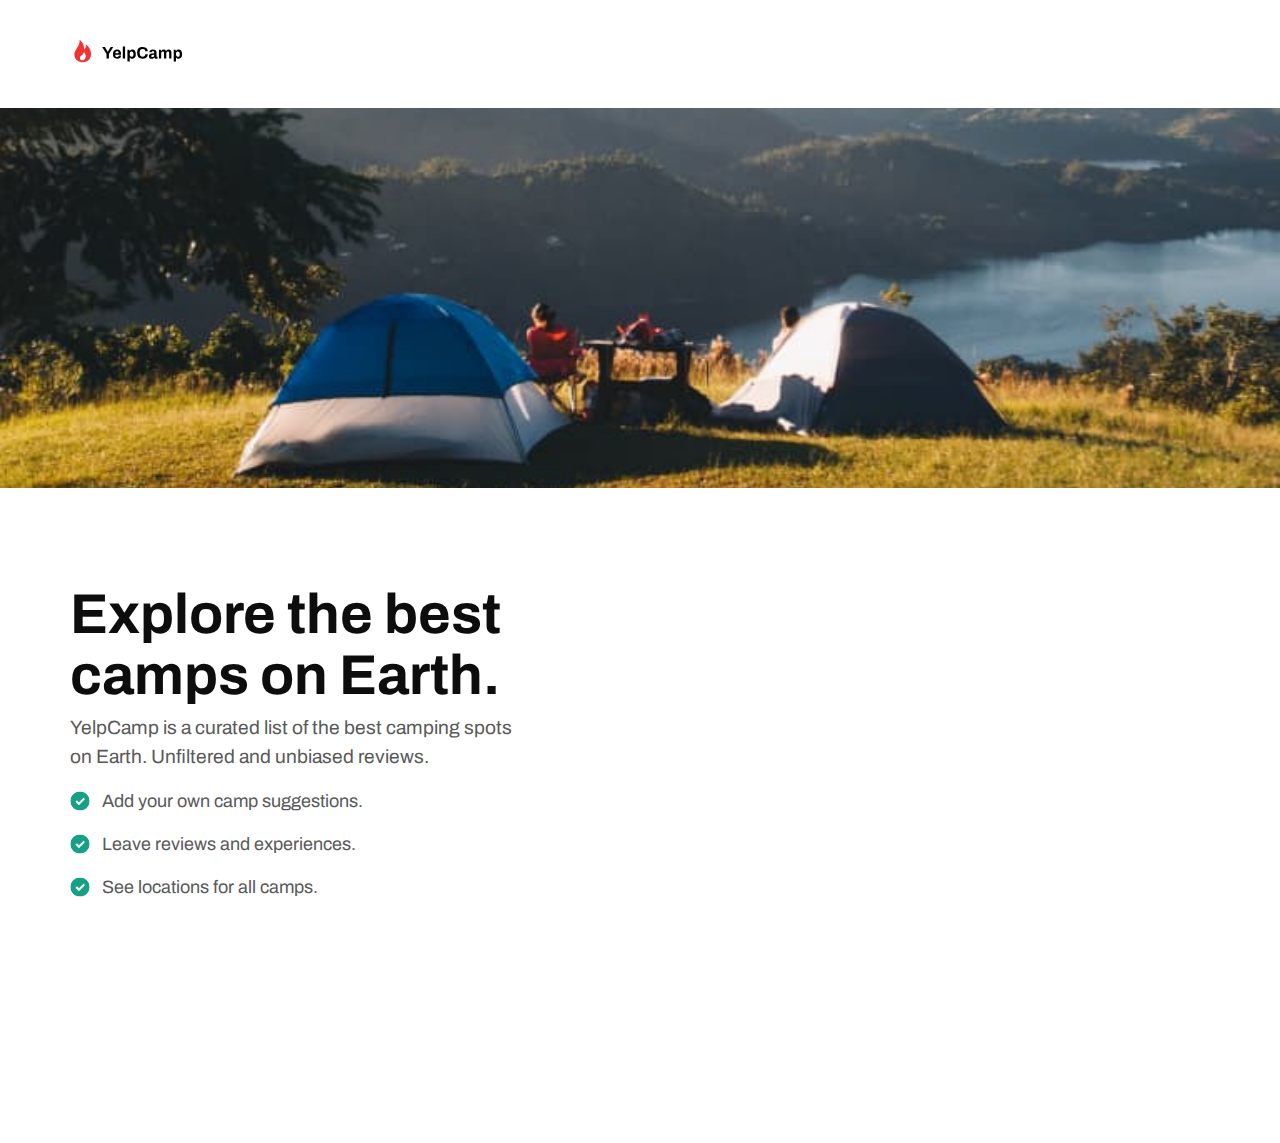
<file: index.html>
<!DOCTYPE html>
<html lang="en">
<head>
    <meta charset="UTF-8">
    <meta http-equiv="X-UA-Compatible" content="IE=edge">
    <meta name="viewport" content="width=device-width, initial-scale=1.0">
    <title>YelpCamp</title>
    <link rel="stylesheet" href="assets/css/styles.css">
</head>
<body class="landing-page__body">

    <header class="landing-page__header container">
        <a href="./" class="landing-page__logo">
            <img class="landing-page__logo-img" src="assets/img/logo.svg" alt="logo">
        </a>
    </header>

    <div class="landing-page__bg"> </div>

    <div class="landing-page__main">

        <div class="landing-page__container container">

            <div class="landing-page__content">

                <h1 class="landing-page__title">Explore the best camps on Earth.</h1>

                <p class="landing-page__text">YelpCamp is a curated list of the best camping spots on Earth. Unfiltered and unbiased reviews.</p>

                <ul class="landing-page__benefits">
                    
                    <li class="landing-page__benefit">
                        <img class="landing-page__benefit-icon" src="assets/img/checkmark.svg" alt="Checkmark Image">
                        <p class="landing-page__benefit-text">Add your own camp suggestions.</p>
                    </li>
                
                    <li class="landing-page__benefit">
                        <img class="landing-page__benefit-icon" src="assets/img/checkmark.svg" alt="Checkmark Image">
                        <p class="landing-page__benefit-text">Leave reviews and experiences.</p>
                    </li>
                    
                    <li class="landing-page__benefit">
                        <img class="landing-page__benefit-icon" src="assets/img/checkmark.svg" alt="Checkmark Image">
                        <p class="landing-page__benefit-text">See locations for all camps.</p>
                    </li>
                </ul>

                <a href="./search-page.html" class="btn btn--dark landing-page__btn">View Campgrounds</a>

                <div class="partnered">

                    <p class="partnered__title">Partnered with:</p>

                    <ul class="partnered__companies">
                        <li class="partnered__company">
                            <img class="partnered__company-img" src="assets/img/airbnb.svg" alt="Airbnb Logo">
                        </li>
                        <li class="partnered__company">
                            <img class="partnered__company-img" src="assets/img/booking.svg" alt="Booking Logo">
                        </li>
                        <li class="partnered__company">
                            <img class="partnered__company-img" src="assets/img/plum-guide.svg" alt="Plum Guide Logo">
                        </li>
                    </ul>

                </div>

            </div>

        </div>

    </div>
    
</body>
</html>
</file>
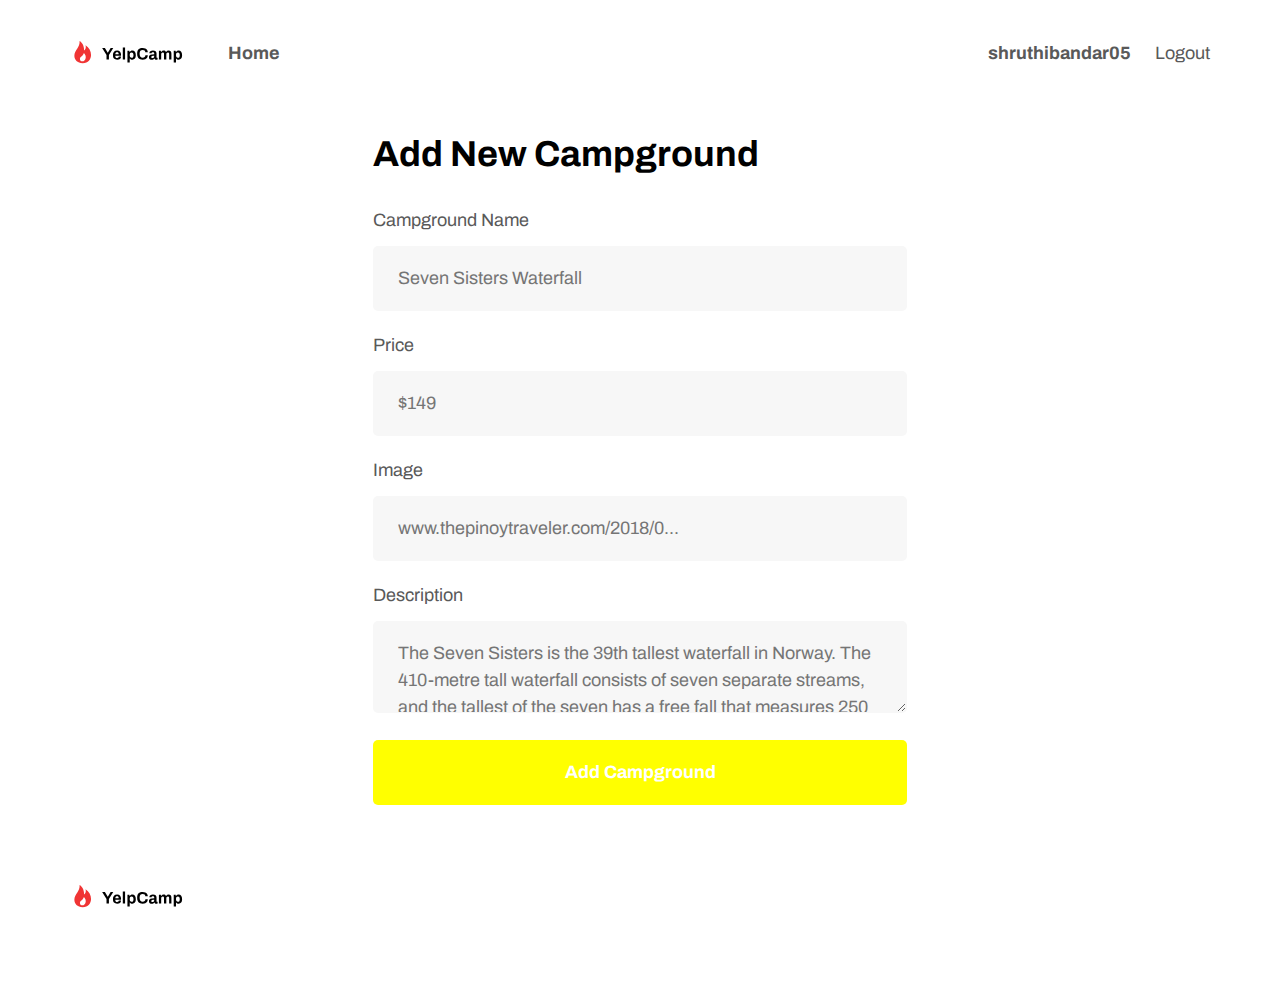
<file: add-campground.html>
<!DOCTYPE html>
<html lang="en">
<head>
    <meta charset="UTF-8">
    <meta http-equiv="X-UA-Compatible" content="IE=edge">
    <meta name="viewport" content="width=device-width, initial-scale=1.0">
    <title>YelpCamp | Search Page</title>
    <link rel="stylesheet" href="assets/css/styles.css">
</head>
<body class="search-page__body">

    <header class="search-page__header container">
    
        <nav class="navbar">
            <a class="navbar__logo" href="./">
                <img class="navbar__logo-img" src="assets/img/logo.svg" alt="Logo">
            </a>
            <button class="navbar__toggler" type="button" id="togglerBtn"></button>
            <div class="nav__container" id="navContainer">
                <ul class="nav" id="nav">
                    <li class="nav__item">
                        <a class="nav__link" href="./search-page.html">Home</a>
                    </li>
                </ul>

                <ul class="nav__auth">
                    <li class="nav__auth-item">
                        <a class="nav__auth-link nav__auth-link--user" href="#">shruthibandar05</a>
                    </li>
                    <li class="nav__auth-item">
                        <a class="nav__auth-link" href="#">Logout</a>
                    </li>
                </ul>

            </div>
        </nav>
    </header>

    <main class="add-campground__main">

        <div class="add-campground__container container">

            <div class="add-campground__content">

                <h1 class="add-campground__title">Add New Campground</h1>

                <form method="get" class="add-campground__form">
                    <div class="input-group">
                        <label for="name" class="input-group__label">Campground Name</label>
                        <input class="input-group__input" type="text" id="name" placeholder="Seven Sisters Waterfall">
                    </div>
                    <div class="input-group">
                        <label for="price" class="input-group__label">Price</label>
                        <input class="input-group__input" type="number" id="price" placeholder="$149">
                    </div>
                    <div class="input-group">
                        <label for="image" class="input-group__label">Image</label>
                        <input class="input-group__input" type="text" id="image" placeholder="www.thepinoytraveler.com/2018/0...">
                    </div>
                    <div class="input-group">
                        <label for="description" class="input-group__label">Description</label>
                        <textarea class="input-group__input input-group__input--textarea" id="description" placeholder="The Seven Sisters is the 39th tallest waterfall in Norway. The 410-metre tall waterfall consists of seven separate streams, and the tallest of the seven has a free fall that measures 250 metres. The waterfall is located along the Geirangerfjorden in Stranda Municipality in Møre og Romsdal county, Norway."></textarea>
                    </div>
                    <a href="#" class="btn btn--dark btn--block input-group__btn">Add Campground</a>
                </form>
            </div>

        </div>

    </main>

    <footer class="footer">

        <div class="footer__container container">
            <a href="./" class="footer__logo">
                <img src="assets/img/logo.svg" alt="Logo" class="footer__logo-img">
            </a>
        </div>

    </footer>
    

    <script src="assets/js/scripts.js"></script>
</body>
</html>
</file>
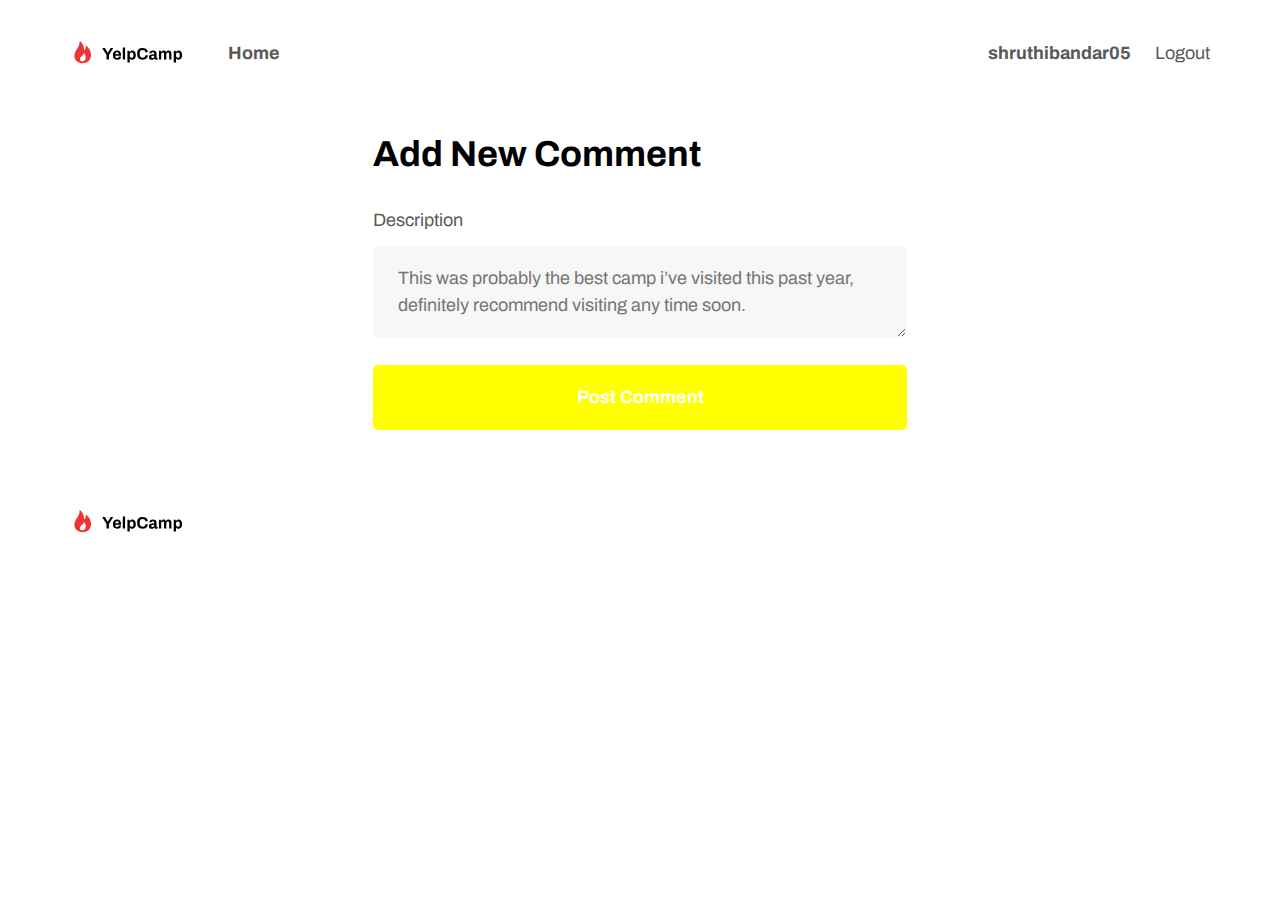
<file: add-comment.html>
<!DOCTYPE html>
<html lang="en">
<head>
    <meta charset="UTF-8">
    <meta http-equiv="X-UA-Compatible" content="IE=edge">
    <meta name="viewport" content="width=device-width, initial-scale=1.0">
    <title>YelpCamp | Search Page</title>
    <link rel="stylesheet" href="assets/css/styles.css">
</head>
<body class="search-page__body">

    <header class="search-page__header container">
    
        <nav class="navbar">
            <a class="navbar__logo" href="./">
                <img class="navbar__logo-img" src="assets/img/logo.svg" alt="Logo">
            </a>
            <button class="navbar__toggler" type="button" id="togglerBtn"></button>
            <div class="nav__container" id="navContainer">
                <ul class="nav" id="nav">
                    <li class="nav__item">
                        <a class="nav__link" href="./search-page.html">Home</a>
                    </li>
                </ul>

                <ul class="nav__auth">
                    <li class="nav__auth-item">
                        <a class="nav__auth-link nav__auth-link--user" href="#">shruthibandar05</a>
                    </li>
                    <li class="nav__auth-item">
                        <a class="nav__auth-link" href="#">Logout</a>
                    </li>
                </ul>

            </div>
        </nav>
    </header>

    <main class="add-comment__main">

        <div class="add-comment__container container">

            <div class="add-comment__content">

                <h1 class="add-comment__title">Add New Comment</h1>

                <form method="get" class="add-comment__form">
                    <div class="input-group">
                        <label for="description" class="input-group__label">Description</label>
                        <textarea class="input-group__input input-group__input--textarea" id="description" placeholder="This was probably the best camp i’ve visited this past year, definitely recommend visiting any time soon."></textarea>
                    </div>
                    <a href="#" class="btn btn--dark btn--block input-group__btn">Post Comment</a>
                </form>
            </div>

        </div>

    </main>

    <footer class="footer">

        <div class="footer__container container">
            <a href="./" class="footer__logo">
                <img src="assets/img/logo.svg" alt="Logo" class="footer__logo-img">
            </a>
        </div>

    </footer>
    

    <script src="assets/js/scripts.js"></script>
</body>
</html>
</file>
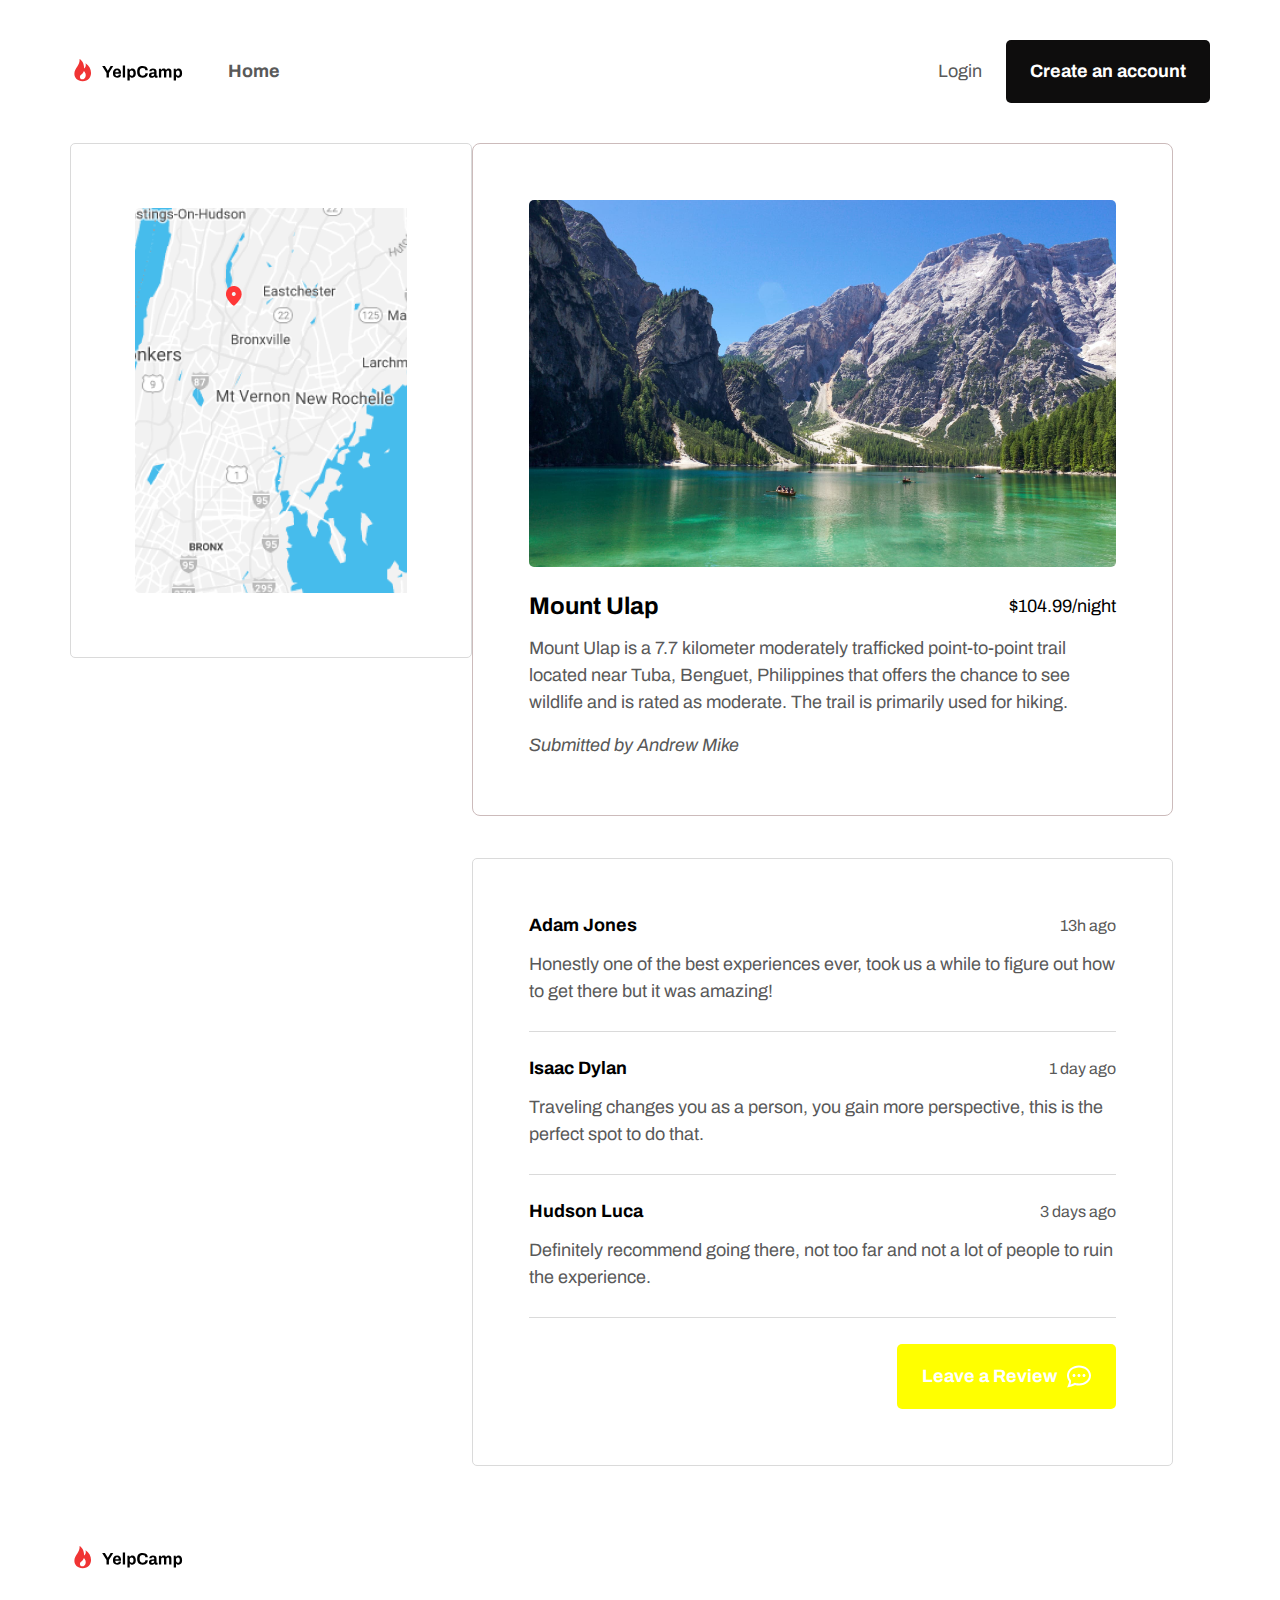
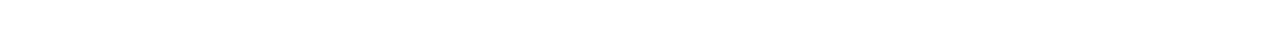
<file: individual-campground.html>
<!DOCTYPE html>
<html lang="en">
<head>
    <meta charset="UTF-8">
    <meta http-equiv="X-UA-Compatible" content="IE=edge">
    <meta name="viewport" content="width=device-width, initial-scale=1.0">
    <title>YelpCamp | Mount Ulap</title>
    <link rel="stylesheet" href="assets/css/styles.css">
</head>
<body class="individual-campground__body">

    <header class="individual-campground__header container">
    
        <nav class="navbar">
            <a class="navbar__logo" href="./">
                <img class="navbar__logo-img" src="assets/img/logo.svg" alt="Logo">
            </a>
            <button class="navbar__toggler" type="button" id="togglerBtn"></button>
            <div class="nav__container" id="navContainer">
                <ul class="nav" id="nav">
                    <li class="nav__item">
                        <a class="nav__link" href="./search-page.html">Home</a>
                    </li>
                </ul>

                <ul class="nav__auth">
                    <li class="nav__auth-item">
                        <a class="nav__auth-link" href="./login.html">Login</a>
                    </li>
                    <li class="nav__auth-item">
                        <a class="nav__auth-link nav__auth-link--alt" href="./sign-up.html">Create an account</a>
                    </li>
                </ul>

            </div>
        </nav>
    </header>

    <main class="individual-campground__main">

        <div class="individual-campground__container container">

            <div class="individual-campground__column-one">

                <div class="individual-campground__card">

                    <div class="individual-campground__img-container">
                        <img src="assets/img/camp-images/hq-images/Buloy Springs.jpg" alt="" class="individual-campground__img">
                    </div>

                    <h2 class="individual-campground__title">
                        Mount Ulap 
                        <span class="individual-campground__price">$104.99/night</span>
                    </h2>
                    <p class="individual-campground__text">Mount Ulap is a 7.7 kilometer moderately trafficked point-to-point trail located near Tuba, Benguet, Philippines that offers the chance to see wildlife and is rated as moderate. The trail is primarily used for hiking.</p>

                    <p class="individual-campground__submitted-by">
                        Submitted by Andrew Mike
                    </p>

                </div>

                <div class="individual-campground__reviews">

                    <div class="individual-campground__reviews-grid">
                        <div class="individual-campground__review">
                            <h2 class="individual-campground__review-title">
                                Adam Jones
                                <span class="individual-campground__review-ago">13h ago</span>
                            </h2>
    
                            <p class="individual-campground__review-text">Honestly one of the best experiences ever, took us a while to figure out how to get there but it was amazing!</p>
                        </div>
    
                        <div class="individual-campground__review">
                            <h2 class="individual-campground__review-title">
                                Isaac Dylan
                                <span class="individual-campground__review-ago">1 day ago</span>
                            </h2>
    
                            <p class="individual-campground__review-text">Traveling changes you as a person, you gain more perspective, this is the perfect spot to do that.</p>
                        </div>
    
                        <div class="individual-campground__review">
                            <h2 class="individual-campground__review-title">
                                Hudson Luca
                                <span class="individual-campground__review-ago">3 days ago</span>
                            </h2>
    
                            <p class="individual-campground__review-text">Definitely recommend going there, not too far and not a lot of people to ruin the experience.</p>
                        </div>
                    </div>


                    <div class="reviews__btn">
                        <a href="./add-comment.html" class="btn btn--dark">
                            Leave a Review
                            <img class="btn__icon" src="assets/img/chat-bubble.svg" alt="Chat-bubble">
                            
                        </a>
                    </div>
            
                </div>

            </div>

            <div class="individual-campground__column-two">
                
                <div class="map">

                    <div class="map__img-container">
                        <img src="assets/img/map-tablet.png" alt="Map" class="map__img">
                    </div>

                </div>

        </div>  

        </div>

    </main>

    <footer class="footer">

        <div class="footer__container container">
            <a href="./" class="footer__logo">
                <img src="assets/img/logo.svg" alt="Logo" class="footer__logo-img">
            </a>
        </div>

    </footer>
    

    <script src="assets/js/scripts.js"></script>
</body>
</html>
</file>
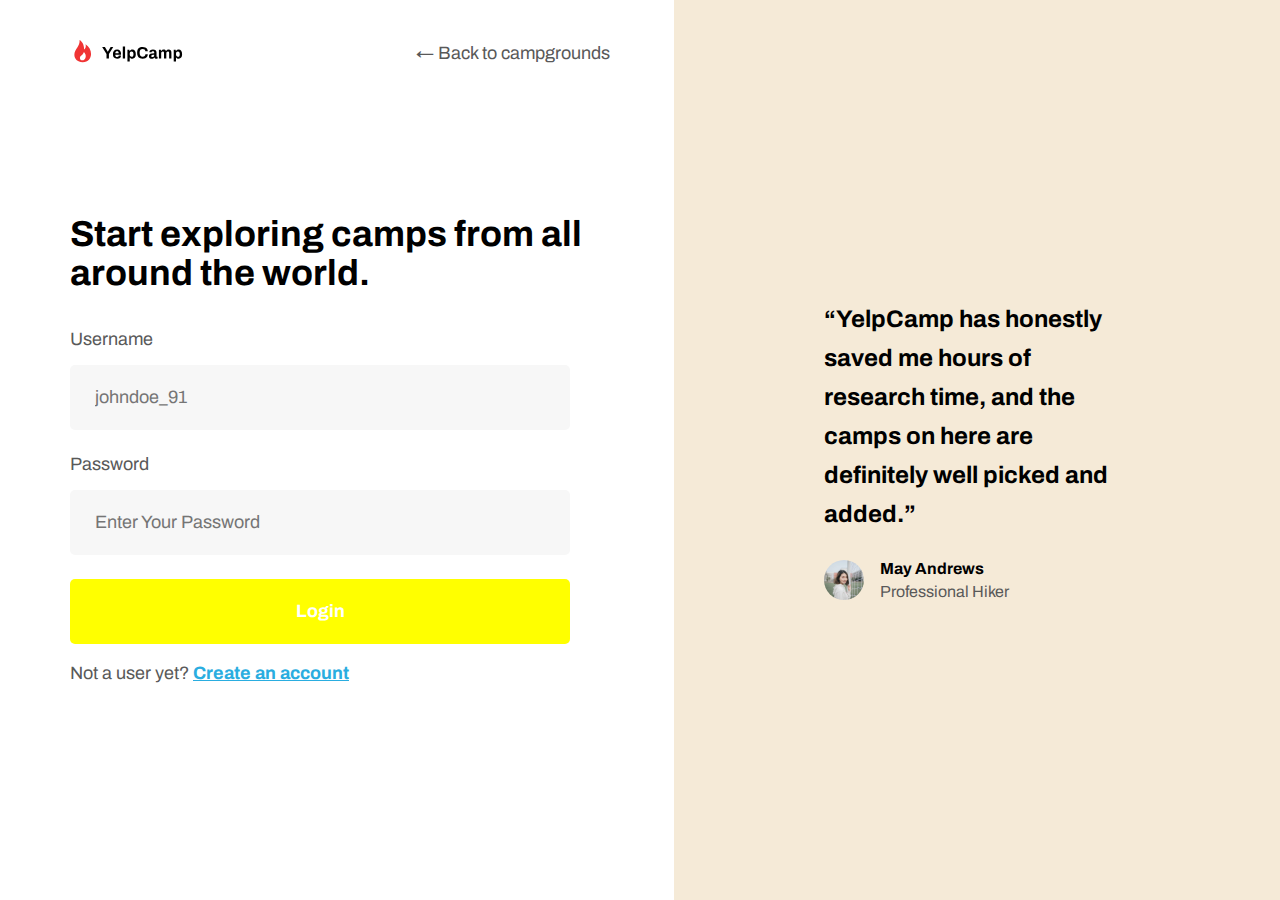
<file: login.html>
<!DOCTYPE html>
<html lang="en">
<head>
    <meta charset="UTF-8">
    <meta http-equiv="X-UA-Compatible" content="IE=edge">
    <meta name="viewport" content="width=device-width, initial-scale=1.0">
    <title>YelpCamp | Login</title>
    <link rel="stylesheet" href="assets/css/styles.css">
</head>
<body class="auth__body">

    <header class="auth__header container">
        <a href="./" class="auth__logo">
            <img class="auth__logo-img" src="assets/img/logo.svg" alt="logo">
        </a>
        <a href="./search-page.html" class="auth__back-to">← Back to campgrounds</a>
    </header>

    <main class="auth__main">

        <div class="auth__container container">

            <div class="auth__content">
                <h1 class="auth__title">Start exploring camps from all around the world.</h1>

                <form method="get" class="auth__form">
                    <div class="input-group">
                        <label for="username" class="input-group__label">Username</label>
                        <input class="input-group__input" type="text" id="username" placeholder="johndoe_91">
                    </div>
                    <div class="input-group">
                        <label for="password" class="input-group__label">Password</label>
                        <input class="input-group__input" type="password" id="password" placeholder="Enter Your Password">
                    </div>
                    <a href="#" class="btn btn--dark btn--block input-group__btn">Login</a>
                </form>         

                <a href="./sign-up.html" class="auth__help">
                    Not a user yet?
                    <span class="auth__help-span">Create an account</span>
                </a>
            </div>

        </div>

    </main>

    
    <div class="auth__review">

        <div class="auth__review-container container">
            <blockquote class="auth__review-blockquote">
                “YelpCamp has honestly saved me hours of research time, and the camps on here are definitely well picked and added.”
            </blockquote>
            <div class="auth__review-info">
                <div class="auth__review-img-container">
                    <img src="assets/img/user-testimonial.svg" alt="User Image" class="auth__review-img">
                </div>
                <p class="auth__review-name">
                    May Andrews
                    <span class="auth__review-span">Professional Hiker</span>
                </p>
            </div>
        </div>

    </div>
    
</body>
</html>
</file>
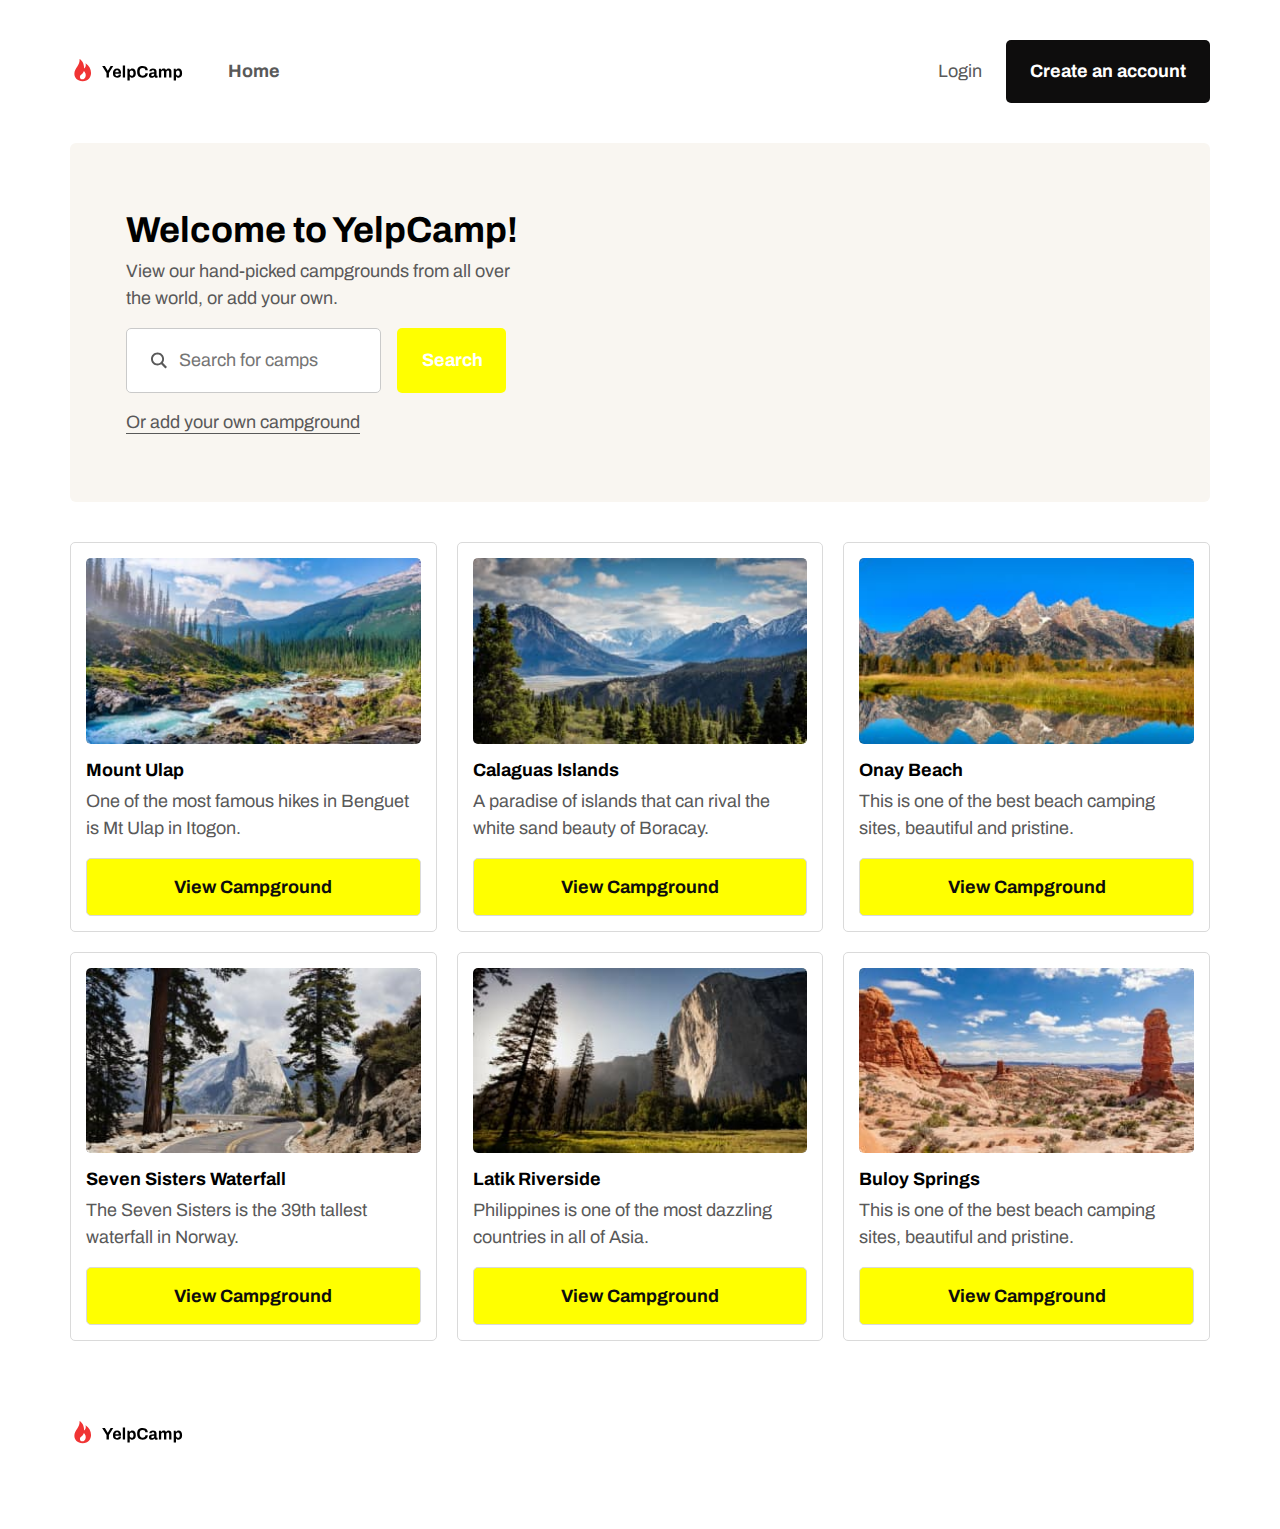
<file: search-page.html>
<!DOCTYPE html>
<html lang="en">
<head>
    <meta charset="UTF-8">
    <meta http-equiv="X-UA-Compatible" content="IE=edge">
    <meta name="viewport" content="width=device-width, initial-scale=1.0">
    <title>YelpCamp|Search Page</title>
    <link rel="stylesheet" href="assets/css/styles.css">
    
</head>
<body class="search-page__body">

    <header class="search-page__header container">
    
       <nav class="navbar">

            <a class="navbar__logo" href="./">
                <img class="navbar__logo-img" src="assets/img/logo.svg" alt="Logo">
            </a>
            <button class="navbar__toggler" type="button" id="togglerBtn"></button>
            <div class="nav__container" id="navContainer">
                <ul class="nav" id="nav">
                    <li class="nav__item">
                        <a class="nav__link" href="./search-page.html">Home</a>
                    </li>
                </ul>

                <ul class="nav__auth">
                    <li class="nav__auth-item">
                        <a class="nav__auth-link" href="./login.html">Login</a>
                    </li>
                    <li class="nav__auth-item">
                        <a class="nav__auth-link nav__auth-link--alt" href="./sign-up.html">Create an account</a>
                    </li>
                </ul>
            </div>
        
        </nav> 
   
        
    </header>

    <div class="welcome">

        <div class="welcome__container container">

            <div class="welcome__content">
                <h1 class="welcome__title">Welcome to YelpCamp!</h1>

                <p class="welcome__text">View our hand-picked campgrounds from all over the world, or add your own.</p>

                <div class="welcome__form">
                    <input type="text" class="welcome__input" placeholder="Search for camps">
                    
                    <a href="#" class="btn btn--dark btn--block welcome__btn">Search</a>
                </div>

                <a href="./add-campground.html" class="welcome__add-cg">Or add your own campground</a>
            
            </div>

        </div>

    </div>


    <main class="search-page__main">

        <div class="campgrounds">

            <div class="campgrounds__container container">

                <div class="campground">

                    <div class="campground__img-container">
                        <img src="assets/img/camp-images/compressed-images/mount-ulap.jpg" alt="Campground Image" class="campground__img">
                    </div>

                    <div class="campground__info">
                        <h2 class="campground__title">Mount Ulap</h2>
                        <p class="campground__text">One of the most famous hikes in Benguet is Mt Ulap in Itogon.</p>
                        <a href="./individual-campground.html" class="btn btn--light btn--block campground__btn">View Campground</a>
                    </div>

                </div>

                <div class="campground">

                    <div class="campground__img-container">
                        <img src="assets/img/camp-images/compressed-images/calaguas-island.jpg" alt="Campground Image" class="campground__img">
                    </div>

                    <div class="campground__info">
                        <h2 class="campground__title">Calaguas Islands</h2>
                        <p class="campground__text">A paradise of islands that can rival the white sand beauty of Boracay.</p>
                        <a href="./individual-campground.html" class="btn btn--light btn--block campground__btn">View Campground</a>
                    </div>

                </div>

                <div class="campground">

                    <div class="campground__img-container">
                        <img src="assets/img/camp-images/compressed-images/onay-beach.jpg" alt="Campground Image" class="campground__img">
                    </div>

                    <div class="campground__info">
                        <h2 class="campground__title">Onay Beach</h2>
                        <p class="campground__text">This is one of the best beach camping sites, beautiful and pristine.</p>
                        <a href="./individual-campground.html" class="btn btn--light btn--block campground__btn">View Campground</a>
                    </div>

                </div>

                <div class="campground">

                    <div class="campground__img-container">
                        <img src="assets/img/camp-images/compressed-images/seven-sisters-waterfall.jpg" alt="Campground Image" class="campground__img">
                    </div>

                    <div class="campground__info">
                        <h2 class="campground__title">Seven Sisters Waterfall</h2>
                        <p class="campground__text">The Seven Sisters is the 39th tallest waterfall in Norway.</p>
                        <a href="./individual-campground.html" class="btn btn--light btn--block campground__btn">View Campground</a>
                    </div>

                </div>

                <div class="campground">

                    <div class="campground__img-container">
                        <img src="assets/img/camp-images/compressed-images/latik-riverside.jpg" alt="Campground Image" class="campground__img">
                    </div>

                    <div class="campground__info">
                        <h2 class="campground__title">Latik Riverside</h2>
                        <p class="campground__text">Philippines is one of the most dazzling countries in all of Asia.</p>
                        <a href="./individual-campground.html" class="btn btn--light btn--block campground__btn">View Campground</a>
                    </div>

                </div>

                <div class="campground">

                    <div class="campground__img-container">
                        <img src="assets/img/camp-images/compressed-images/buloy-springs.jpg" alt="Campground Image" class="campground__img">
                    </div>

                    <div class="campground__info">
                        <h2 class="campground__title">Buloy Springs</h2>
                        <p class="campground__text">This is one of the best beach camping sites, beautiful and pristine.</p>
                        <a href="./individual-campground.html" class="btn btn--light btn--block campground__btn">View Campground</a>
                    </div>

                </div>

            </div>
 
        </div>

    

    

    <footer class="footer">

        <div class="footer__container container">
            <a href="./" class="footer__logo">
                <img src="assets/img/logo.svg" alt="Logo" class="footer__logo-img">
            </a>
        </div>

    </footer>
    

    <script src="assets/js/scripts.js"></script>
</body>

</html>
</file>
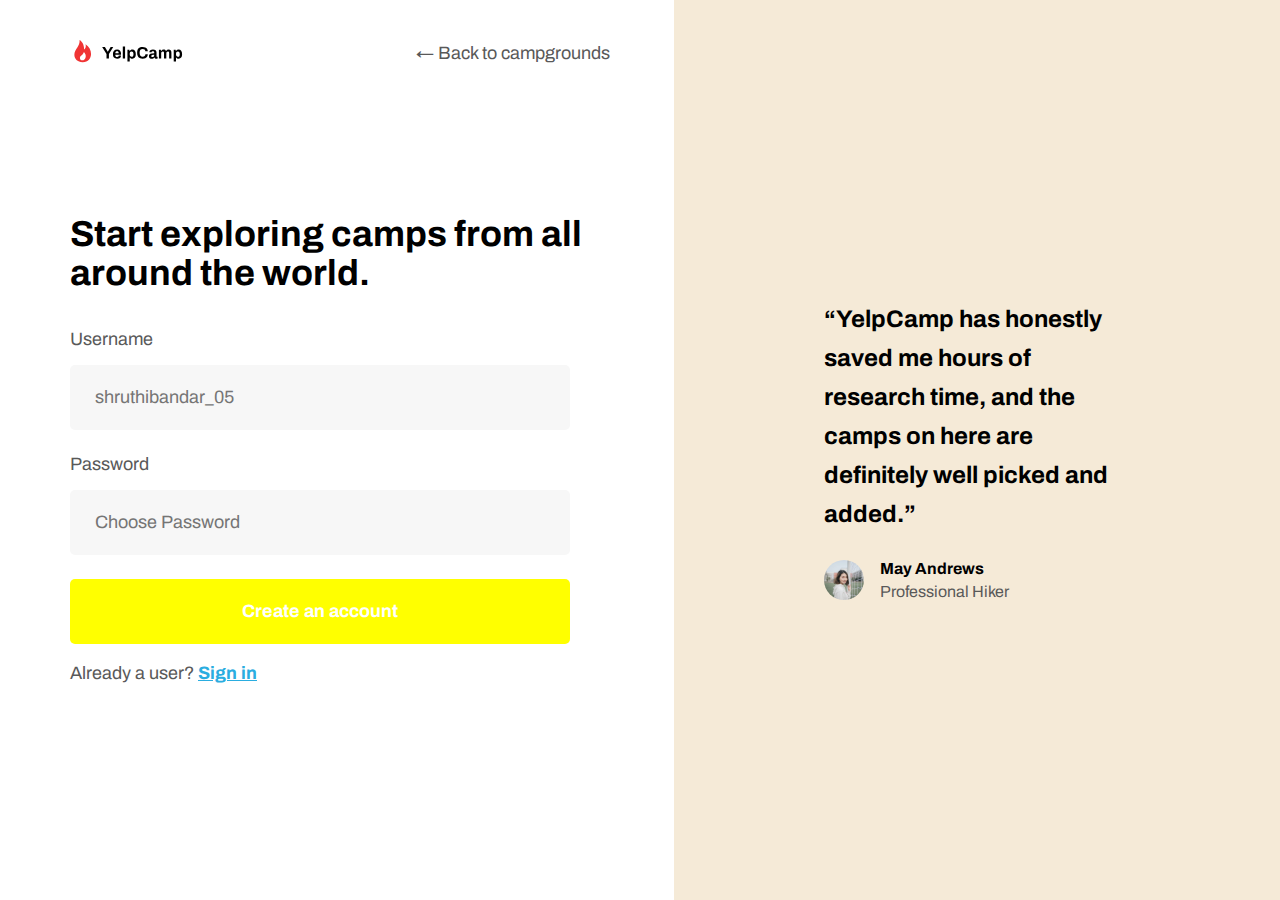
<file: sign-up.html>
<!DOCTYPE html>
<html lang="en">
<head>
    <meta charset="UTF-8">
    <meta http-equiv="X-UA-Compatible" content="IE=edge">
    <meta name="viewport" content="width=device-width, initial-scale=1.0">
    <title>YelpCamp | Sign Up</title>
    <link rel="stylesheet" href="assets/css/styles.css">
</head>
<body class="auth__body">

    <header class="auth__header container">
        <a href="./" class="auth__logo">
            <img class="auth__logo-img" src="assets/img/logo.svg" alt="logo">
        </a>
        <a href="./search-page.html" class="auth__back-to">← Back to campgrounds</a>
    </header>

    <main class="auth__main">

        <div class="auth__container container">

            <div class="auth__content">
                <h1 class="auth__title">Start exploring camps from all around the world.</h1>

                <form method="get" class="auth__form">
                    <div class="input-group">
                        <label for="username" class="input-group__label">Username</label>
                        <input class="input-group__input" type="text" id="username" placeholder="shruthibandar_05">
                    </div>
                    <div class="input-group">
                        <label for="password" class="input-group__label">Password</label>
                        <input class="input-group__input" type="password" id="password" placeholder="Choose Password">
                    </div>
                    <a href="#" class="btn btn--dark btn--block input-group__btn">Create an account</a>
                </form>         

                <a href="./login.html" class="auth__help">
                    Already a user? 
                    <span class="auth__help-span">Sign in</span>
                </a>
            </div>

        </div>

    </main>

    
    <div class="auth__review">

        <div class="auth__review-container container">
            <h1 class="auth__review-blockquote">
                “YelpCamp has honestly saved me hours of research time, and the camps on here are definitely well picked and added.”
            </h1>
            <div class="auth__review-info">
                <div class="auth__review-img-container">
                    <img src="assets/img/user-testimonial.svg" alt="User Image" class="auth__review-img">
                </div>
                <p class="auth__review-name">
                    May Andrews
                    <span class="auth__review-span">Professional Hiker</span>
                </p>
            </div>
        </div>

    </div>
    
</body>
</html>
</file>
<file: assets/css/styles.css>
@import url('https://fonts.googleapis.com/css2?family=Archivo:wght@300;400;500;600;700;800;900&display=swap');

:root {
    /* Colors */
    --dark: #0e0d0d;
    --gray: #595959; 
}


*,
*::before,
*::after {
    box-sizing: border-box;
    margin: 0;
    padding: 0;
}

html,
body {
    position: relative;
    overflow-x: hidden;
}

body {
    background-color: #fff;
    font-family: 'Archivo', sans-serif;
    font-size: 1rem;
}

@media (min-width: 1200px) {
    .landing-page__body {
        height: 100vh;
        position: relative;
    }
}

@media (min-width: 1200px) {
    .auth__body {
        height: 100vh;
        position: relative;
    }
}

a {
    text-decoration: none;
}

img {
    max-width: 100%;
    height: auto;
    display: block;
}

ul {
    list-style: none;
}

input[type=number]::-webkit-inner-spin-button, 
input[type=number]::-webkit-outer-spin-button { 
    -webkit-appearance: none; 
    margin: 0; 
}

input[type=number] { 
    -moz-appearance: textfield; 
}

.container {
    width: calc(100% - 2.5rem);
    margin: 0 auto;
}

@media (min-width: 768px) {
    .container {
        max-width: 688px;
    }
}

@media (min-width: 1200px) {
    .container {
        max-width: 1140px;
    }
}

/* BUTTONS */
.btn {
    display: inline-block;
    background-color: transparent;
    padding: 1.125rem 1.5rem;
    color: var(--dark);
    font-size: 1.125rem;
    line-height: 150%;
    font-weight: 700;
    border-radius: 5px;
    text-align: center;
    border: 1px solid transparent;
    display: inline-flex;
    align-items: center;
    justify-content: center;
    gap: 0.625rem;
}


.btn--dark {
    background-color: var(--dark);
    color: #ffffff;
}

.btn--dark:hover {
    background-color: #222222;
}

.btn--light {
    background-color: transparent;
    border: 1px solid #dadada;
    line-height: 1.25rem;
}

.btn--light:hover {
    background-color: #F9F6F1;
}

.btn--block {
    display: block;
}

/* END BUTTONS */

/* LANDING PAGE */
.landing-page__header {
    margin-top: 2.5rem;
}

.landing-page__logo {
    display: inline-block;
}

.landing-page__bg {
    margin-top: 2.5rem;
    width: 100%;
    height: 380px;
    background-image: url(../img/hero-image-mobile.jpg);
    background-repeat: no-repeat;
    background-position: center center;
    background-size: cover;
}

@media (min-width: 1350px) {
    .landing-page__bg {
        margin-top: 0;
        width: 700px;
        height: 100%;
        background-image: url(../img/hero-image.jpg);
        background-repeat: no-repeat;
        background-position: center center;
        background-size: cover;
        position: absolute;
        top: 0;
        right: 0;
        bottom: 0;
    
        
    }
}


.landing-page__main {
    margin-top: 2.5rem;
}

@media (min-width: 1200px) {
    .landing-page__main {
        margin-top: 6rem;
    }
}

@media (min-width: 1200px) {
    .landing-page__container {
        display: grid;
        grid-template-columns: repeat(2,1fr);
    }
}

@media (min-width: 1200px) {
    .landing-page__content {
        width: 450px;
    }
}

.landing-page__title {
    font-size: 2rem;
    line-height: 2.4rem;
    color: var(--dark);
    font-weight: 700;
}

@media (min-width: 768px) {
    .landing-page__title {
        font-size: 3.5rem;
        line-height: 3.813rem;
    } 
}

.landing-page__text {
    margin-top: .5rem;
    font-size: 1.2rem;
    line-height: 150%;
    color: var(--gray);
}

.landing-page__benefits {
    margin-top: 1rem;
    display: flex;
    flex-direction: column;
    gap: 1rem;
}

.landing-page__benefit {
    display: flex;
    align-items: center;
    gap: 0.75rem;
    font-size: 1.125rem;
    line-height: 150%;
    color: var(--gray);
}

.landing-page__btn {
    margin-top: 1.5rem;
    color:black;
}
.btn{
    background-color:yellow;
 }

 .partnered {
    margin: 2.25rem 0 2.5rem;
}

.partnered__title {
    font-size: 1.125rem;
    line-height: 150%;
    color: var(--gray);
}

.partnered__companies {
    margin-top: .5rem;
    display: flex;
    flex-direction: row;
}



/* END LANDING PAGE */

/* NAVBAR */

.navbar {
    padding-top: 2.5rem;
    display: flex;
    align-items: center;
    justify-content: space-between;
    position: relative;
    flex-wrap: wrap;
}

@media (min-width: 1200px) {
    .navbar {
        gap: 2.5rem;
    }
}

.navbar__logo {
    display: inline-block;
}

.navbar__toggler {
    width: 45px;
    height: 40px;
    background-color: #f5e7e7;
    background-image: url(../img/hamburger-menu.svg);
    background-repeat: no-repeat;
    background-position: center;
    background-size: auto;
    border: 0;
    border-radius: 4.5px;
    cursor:pointer;
}

@media (min-width: 1200px) {
    .navbar__toggler {
        display: none;
    }    
}

.navbar__toggler--active {
    background-image: url(../img/close.svg);
}

.nav__container {
    flex-basis: 100%;
    flex-grow:2;
    max-height:0;
    overflow: hidden;
    visibility:hidden ;
    opacity: 0;
    transition: all .3s ease-in-out;
}

.nav__container--active {
    overflow: visible;
    visibility: visible;
    opacity: 1;
}

@media (min-width: 1200px) {
    .nav__container {
        flex-basis: initial;
        max-height:unset ;
        overflow: visible;
        visibility: visible;
        opacity: 1;
        transition: none;
        display: flex;
        align-items: center;
        justify-content: space-between;
    }
}

.nav {
    padding: 1.5rem 0;
}

@media (min-width: 1200px) {
    .nav {
        padding: 0;
    }
}

.nav__link {
    font-size: 1.125rem;
    line-height: 150%;
    color: var(--gray);
}

@media (min-width: 1200px) {
    .nav__link {
        font-weight: 700;
    }
}

.nav__auth {
    
    padding: 1.5rem 0;
    display: flex;
    flex-direction: column;
    gap: .75rem;
}

@media (min-width: 1200px) {
    .nav__auth {
        flex-direction: row;
        gap: 1.5rem;
        border-top: 0;
        padding: 0;
        align-items: center;
    }
}

.nav__auth-link {
    font-size: 1.125rem;
    line-height: 150%;
    color: var(--gray);
}

.nav__auth-link--user {
    font-weight: 700;
}

.nav__auth-link--alt {
    color: var(--dark);
}

@media (min-width: 1200px) {
    .nav__auth-link--alt {
        display: inline-block;
        background-color: var(--dark);
        padding: 1.125rem 1.5rem;
        color: #ffffff;
        font-size: 1.125rem;
        line-height: 150%;
        font-weight: 700;
        border-radius: 5px;
        text-align: center;
    }

    
}

/* END NAVBAR */

/* SEARCH PAGE */

.welcome {
    margin-top: 2.5rem;
}

.welcome__container {
    background-color: #F9F6F1;
    padding: 2.25rem;
    border-radius: 6px;
}

@media (min-width: 768px) {
    .welcome__container {
        padding: 4.25rem 3.5rem;
    }
}

@media (min-width: 768px) {
    .welcome__content {
        width: 408px;
    }
}

.welcome__title {
    font-size: 2.25rem;
    line-height: 2.438rem;
    font-weight: 700;
}

.welcome__text {
    margin-top: .5rem;
    font-size: 1.125rem;
    line-height: 150%;
    color: var(--gray);
}

@media (min-width: 768px) {
    .welcome__form {
        display: grid;
        grid-template-columns: 255px 109px;
        gap: 1rem;
    }
}

.welcome__input {
    margin-top: 1rem;
    width: 100%;
    padding: 1.125rem .5rem 1.125rem 3.25rem;
    font-family: inherit;
    font-size: 1.125rem;
    line-height: 150%;
    color: var(--gray);
    border: 1px solid #CACACA;
    border-radius: 5px;
    background-image: url(../img/search-icon.svg);
    background-repeat: no-repeat;
    background-size: auto;
    background-position: left 24px center;
}



.welcome__btn {
    margin-top: 1rem;
}

.welcome__add-cg {
    display: inline-block;
    margin-top: 1rem;
    font-size: 1.125rem;
    line-height: 150%;
    color: var(--gray);
}


    .welcome__add-cg::after {
    content: "";
    display: block;
    width: 100%;
    height: 1px;
    background-color: var(--gray);
    margin-top: -3px;
}

.campgrounds {
    margin-top: 2.5rem;
}

.campgrounds__container {
    display: grid;
    gap: 1.25rem;
}

@media (min-width: 700px) {
    .campgrounds__container {
        grid-template-columns: repeat(2,1fr);
    }
}

@media (min-width: 1200px) {
    .campgrounds__container {
        grid-template-columns: repeat(3,1fr);
    }
}

.campground {
    padding: 0.938rem;
    border: 1px solid #dadada;
    border-radius: 5px;
}

.campground__img {
    width: 100%;
    border-radius: 5px;
    object-fit: cover;
}

.campground__info {
    margin-top: 1rem;
}

.campground__title {
    font-size: 1.125rem;
    line-height: 1.25rem;
    font-weight: 700;
}

.campground__text {
    margin-top: .5rem;
    font-size: 1.125rem;
    line-height: 150%;
    color: var(--gray);
}

.campground__btn {
    margin-top: 1rem;
}

.footer {
    margin: 5rem 0;
}

.footer__logo {
    display: inline-block;
}

/* END SEARCH PAGE */

/* INDIVIDUAL CAMPGROUND */
.individual-campground__main {
    margin-top: 2.5rem;
}


@media (min-width: 1200px) {
    .individual-campground__container {
        display: grid;
        grid-template-columns: 402px 701px;
    }

    .individual-campground__column-one {
        grid-column:2 / 3  ;
        grid-row: 1 / 2;
    }

    .individual-campground__column-two {
        grid-column: 1 / 2;
        grid-row: 1 / 2;
    }

}


.individual-campground__card {
    padding: 2.25rem;
    border: 1px solid #ccbbbb;
    border-radius: 8px;
}

@media (min-width: 768px) {
    .individual-campground__card {
        padding: 3.5rem;
    }
}

.individual-campground__img {
    object-fit: cover;
    border-radius: 5px;
}

.individual-campground__title {
    margin-top: 1.625rem;
    display: flex;
    align-items: center;
    justify-content:space-between;
    font-size: 1.5rem;
    line-height: 1.625rem;
    font-weight: 700;
}

.individual-campground__price {
    font-size: 1.125rem;
    line-height: 1.25rem;
    font-weight: 400;
}

.individual-campground__text {
    margin-top: 1rem;
    font-size: 1.125rem;
    line-height: 150%;
    color: var(--gray);
}

.individual-campground__submitted-by {
    margin-top: 1rem;
    font-size: 1.125rem;
    line-height: 150%;
    color: var(--gray);
    font-style: italic;
}

.individual-campground__reviews {
    margin-top: 4rem;
    padding: 2.25rem;
    border: 1px solid #dadada;
    border-radius: 5px;
}

@media (min-width: 768px) {
    .individual-campground__reviews {
        padding: 3.5rem;
        margin-top: 2.625rem;
    }
}



.individual-campground__review {
    padding: 1.625rem 0;
    border-bottom: 1px solid #dadada;
}

.individual-campground__review:first-of-type {
    padding: 0 0 1.625rem;
}

.individual-campground__review-title {
    display: flex;
    align-items: center;
    justify-content: space-between;
    font-size: 1.125rem;
    line-height: 1.25rem;
}

.individual-campground__review-ago {
    font-size: 1rem;
    line-height: 1.063rem;
    color: var(--gray);
    font-weight: 400;
}

.individual-campground__review-text {
    margin-top: 1rem;
    font-size: 1.125rem;
    line-height: 150%;
    color: var(--gray);
}

.reviews__btn {
    margin-top: 1.625rem;
}

@media (min-width: 1200px) {
    .reviews__btn {
        display: flex;
        align-items: center;
        justify-content: flex-end;
    }
}

.map {
    padding: 2.25rem;
    border: 1px solid #dadada;
    border-radius: 5px;
}

@media (min-width: 768px) {
    .map {
        padding: 4rem;
    }
}

.map__img {
    width: 100%;
    height: 385px;
    object-fit: cover;
    object-position: top left;
}

/* END INDIVIDUAL CAMPGROUND */

/* SIGN UP */
.auth__header {
    margin-top: 2.5rem;
    display: flex;
    align-items: center;
    justify-content: space-between;
}

@media (min-width: 1200px) {
    .auth__header {
        justify-content: flex-start;
        gap: 14.25rem;
    }
}

.auth__back-to {
    font-size: 1.125rem;
    line-height: 1.25rem;
    color: var(--gray);
}

.auth__main {
    margin-top: 2.5rem;
}

@media (min-width: 1200px) {
    .auth__main {
        margin-top: 9.375rem;
    }
}

@media (min-width: 1200px) {
    .auth__content {
        width: 550px;
    }
}

.auth__title {
    font-size: 2.25rem;
    line-height: 2.438rem;
}

.auth__form {
    margin-top: 2.25rem;
    display: grid;
    gap: 1.5rem;
}

@media (min-width: 768px) {
    .auth__form {
        width: 500px;
    }
}

.input-group__label {
    display:block;
    font-size: 1.125rem;
    line-height: 1.25rem;
    color: var(--gray);
}

.input-group__input {
    margin-top: 1rem;
    width: 100%;
    padding: 1.125rem 1.5rem ;
    font-family: inherit;
    font-size: 1.125rem;
    line-height: 150%;
    color: var(--gray);
    background-color: #F7F7F7;
    border: 1px solid transparent ;
    border-radius: 5px;
}




.input-group__input:focus {
    border: 2px solid #595959;
    outline: none;
}

.auth__help {
    display: inline-block;
    margin-top: 1rem;
    font-size: 1.125rem;
    line-height: 150%;
    color: var(--gray);
}

.auth__help-span {
    color: #2aade0;
    text-decoration:underline;
    font-weight: 700;
}

.auth__review {
    margin-top: 2.5rem;
    background-color: #f5ead7;
    padding: 3.125rem 0;
}

@media (min-width: 1200px) {
    .auth__review {
        padding: 0;
        margin-top: 0;
        position: absolute;
        top: 0;
        right: 0;
        width: 606px;
        height: 100%;
        display: flex;
        align-items: center;
    }
}

@media (min-width: 1200px) {
    .auth__review-container {
        max-width: 306px;
    }
}

.auth__review-blockquote {
    font-size: 1.5rem;
    line-height: 2.438rem;
    font-weight: 700;
}

.auth__review-info {
    margin-top: 1.625rem;
    display: flex;
    align-items: center;
    gap: 1rem;
}

.auth__review-name {
    font-size: 1rem;
    line-height: 1.063rem;
    font-weight: 700;
}

.auth__review-span {
    display: block;
    margin-top: 0.375rem;
    font-weight: 400;
    color: var(--gray);
}

/* END SIGN UP */

/* ADD CAMPGROUND */

.add-campground__main {
    margin-top: 2.5rem;
}

@media (min-width: 1200px) {
    .add-campground__main {
        margin-top: 4.25rem ;
    }
}

@media (min-width: 768px) {
    .add-campground__content {
        width: 534px;
    }
}

@media (min-width: 1200px) {
    .add-campground__content {
        margin: 0 auto;
    }
}

.add-campground__title {
    font-size: 2.25rem;
    line-height: 2.438rem;
}

.add-campground__form {
    margin-top: 2.25rem;
    display: grid;
    gap: 1.5rem;
}

/* END ADD CAMPGROUND */

/* ADD COMMENT */

.add-comment__main {
    margin-top: 2.5rem;
}

@media (min-width: 1200px) {
    .add-comment__main {
        margin-top: 4.25rem ;
    }
}

@media (min-width: 768px) {
    .add-comment__content {
        width: 534px;
    }
}

@media (min-width: 1200px) {
    .add-comment__content {
        margin: 0 auto;
    }
}

.add-comment__title {
    font-size: 2.25rem;
    line-height: 2.438rem;
}

.add-comment__form {
    margin-top: 2.25rem;
    display: grid;
    gap: 1.5rem;
}

/* END ADD COMMENT */
</file>
